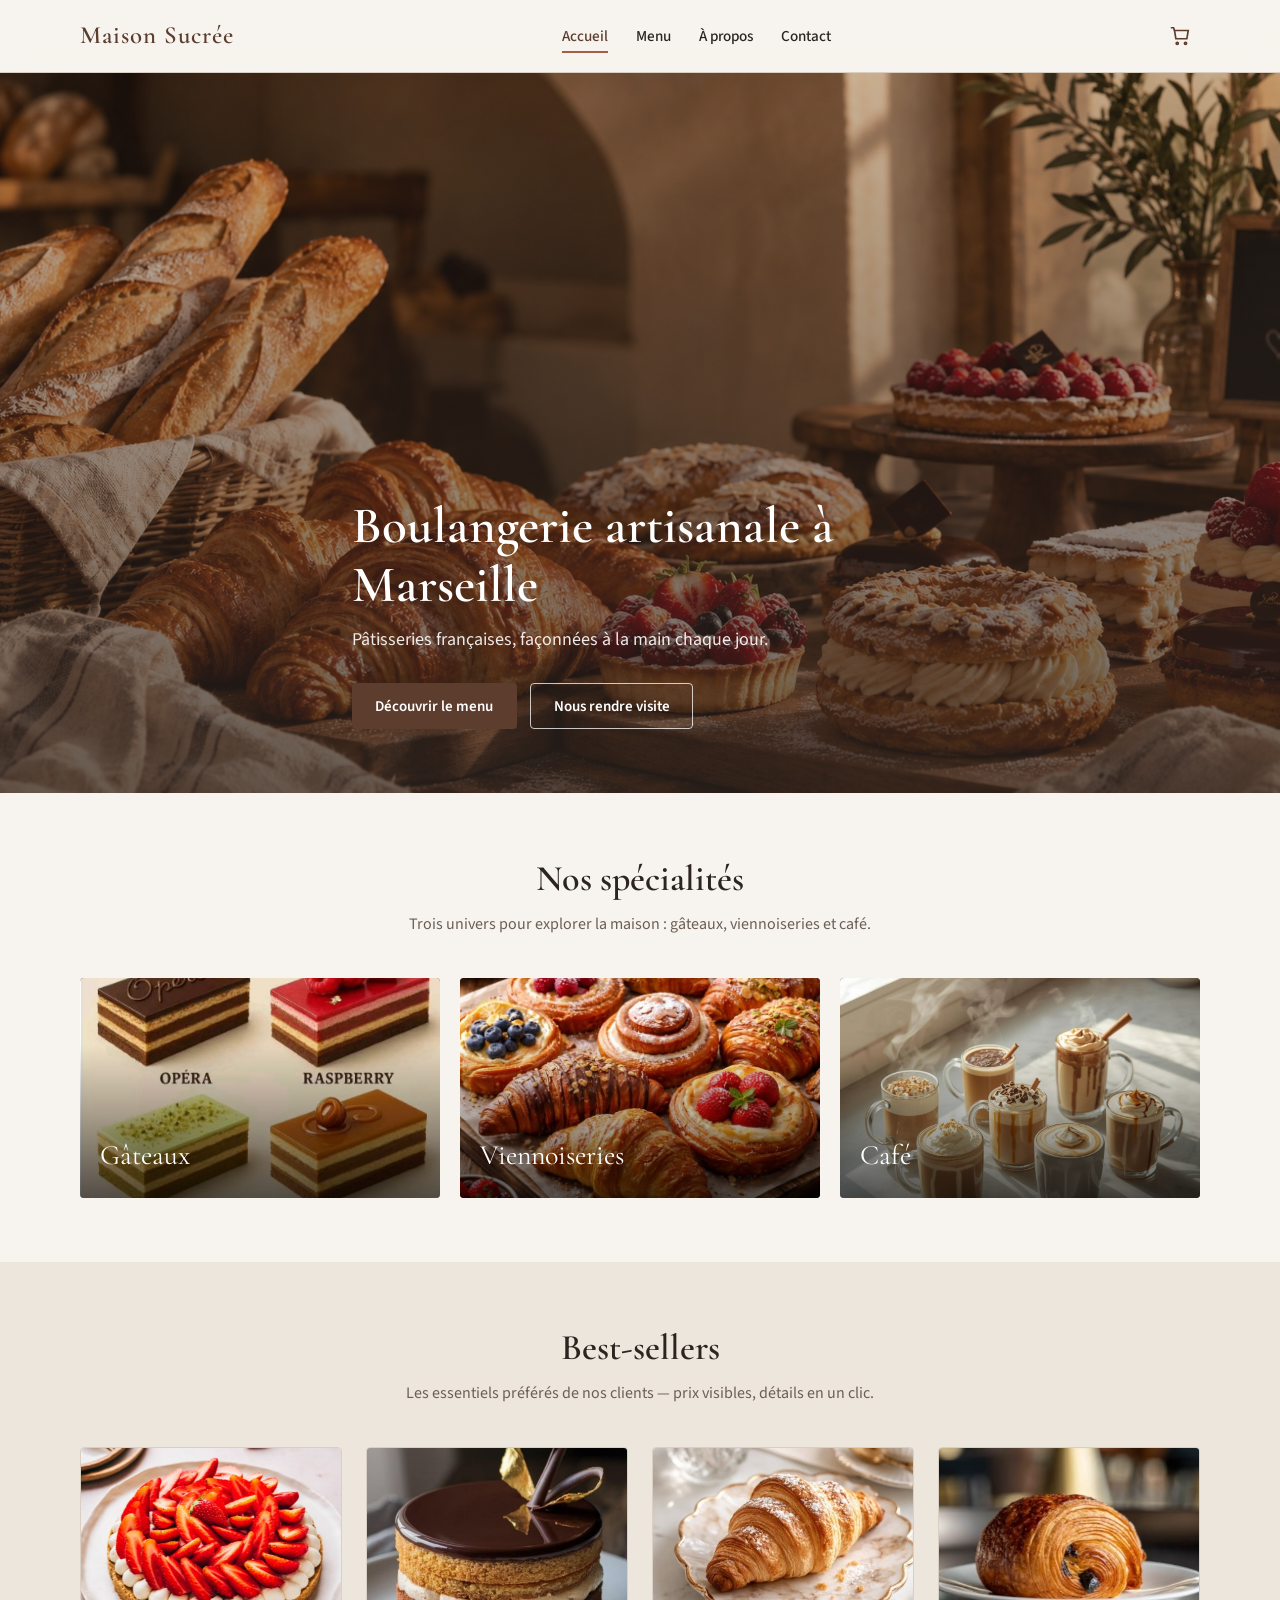
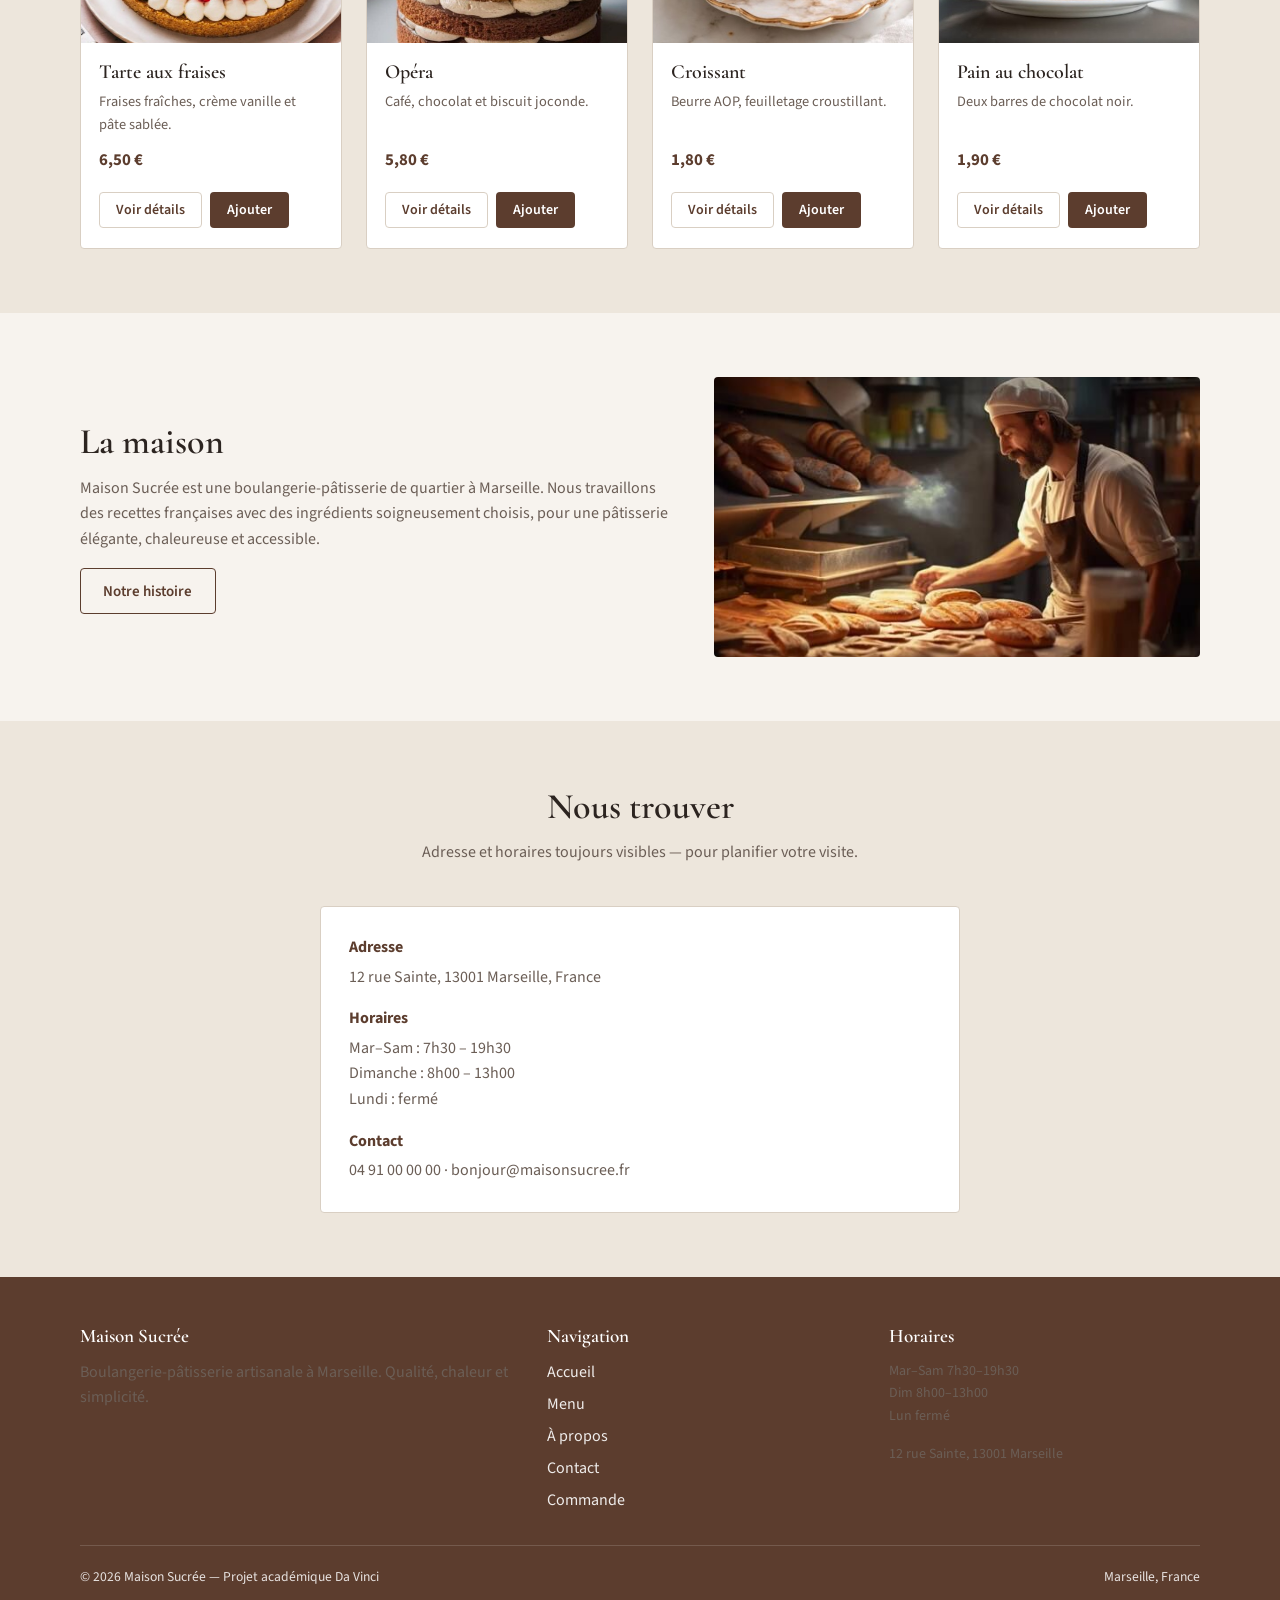
<file: index.html>
<!DOCTYPE html>
<html lang="fr">
<head>
  <meta charset="UTF-8">
  <meta name="viewport" content="width=device-width, initial-scale=1.0">
  <meta name="description" content="Maison Sucrée — boulangerie-pâtisserie artisanale à Marseille. Pâtisseries, pains et café faits maison.">
  <title>Maison Sucrée — Boulangerie artisanale à Marseille</title>
  <link rel="preconnect" href="https://fonts.googleapis.com">
  <link rel="preconnect" href="https://fonts.gstatic.com" crossorigin>
  <link href="https://fonts.googleapis.com/css2?family=Cormorant+Garamond:wght@500;600;700&family=Source+Sans+3:wght@400;500;600;700&display=swap" rel="stylesheet">
  <link rel="stylesheet" href="css/style.css">
</head>
<body>
  <header class="site-header">
    <div class="container site-header__inner">
      <a class="logo" href="index.html">Maison Sucrée</a>
      <nav class="nav" id="main-nav" aria-label="Navigation principale">
        <a class="nav__link" href="index.html">Accueil</a>
        <a class="nav__link" href="menu.html">Menu</a>
        <a class="nav__link" href="about.html">À propos</a>
        <a class="nav__link" href="contact.html">Contact</a>
      </nav>
      <div class="header-actions">
        <a class="cart-link" href="cart.html" aria-label="Voir la commande">
          <svg width="22" height="22" viewBox="0 0 24 24" fill="none" stroke="currentColor" stroke-width="1.8" aria-hidden="true">
            <path d="M6 6h15l-1.5 9h-12z"/><path d="M6 6L5 3H2"/><circle cx="9" cy="20" r="1.2"/><circle cx="18" cy="20" r="1.2"/>
          </svg>
          <span class="cart-badge" data-count="0"></span>
        </a>
        <button class="menu-toggle" type="button" aria-expanded="false" aria-controls="main-nav" aria-label="Ouvrir le menu">
          <svg width="20" height="20" viewBox="0 0 24 24" fill="none" stroke="currentColor" stroke-width="2" aria-hidden="true">
            <path d="M4 7h16M4 12h16M4 17h16"/>
          </svg>
        </button>
      </div>
    </div>
  </header>

  <main>
    <section class="hero" aria-label="Présentation">
      <div class="hero__media" role="img" aria-label="Vitrine de pâtisseries artisanales"></div>
      <div class="container hero__content">
        <h1>Boulangerie artisanale à Marseille</h1>
        <p>Pâtisseries françaises, façonnées à la main chaque jour.</p>
        <div class="hero__actions">
          <a class="btn btn--primary" href="menu.html">Découvrir le menu</a>
          <a class="btn btn--secondary" href="contact.html">Nous rendre visite</a>
        </div>
      </div>
    </section>

    <section class="section">
      <div class="container">
        <div class="section__header">
          <h2>Nos spécialités</h2>
          <p>Trois univers pour explorer la maison : gâteaux, viennoiseries et café.</p>
        </div>
        <div class="specialty-grid">
          <a class="specialty-card" href="menu.html?filter=cakes">
            <div class="specialty-card__bg" style="background-image:url('assets/images2/Gateau.jpg')"></div>
            <span>Gâteaux</span>
          </a>
          <a class="specialty-card" href="menu.html?filter=pastries">
            <div class="specialty-card__bg" style="background-image:url('assets/images2/Viennoiserie.jpg')"></div>
            <span>Viennoiseries</span>
          </a>
          <a class="specialty-card" href="menu.html?filter=drinks">
            <div class="specialty-card__bg" style="background-image:url('assets/images2/Cafe.jpg')"></div>
            <span>Café</span>
          </a>
        </div>
      </div>
    </section>

    <section class="section section--alt">
      <div class="container">
        <div class="section__header">
          <h2>Best-sellers</h2>
          <p>Les essentiels préférés de nos clients — prix visibles, détails en un clic.</p>
        </div>
        <div class="product-grid" id="featured-grid"></div>
      </div>
    </section>

    <section class="section">
      <div class="container split">
        <div>
          <h2>La maison</h2>
          <p>
            Maison Sucrée est une boulangerie-pâtisserie de quartier à Marseille.
            Nous travaillons des recettes françaises avec des ingrédients soigneusement choisis,
            pour une pâtisserie élégante, chaleureuse et accessible.
          </p>
          <a class="btn btn--secondary" href="about.html">Notre histoire</a>
        </div>
        <div class="split__media" role="img" aria-label="Atelier de la boulangerie"></div>
      </div>
    </section>

    <section class="section section--alt">
      <div class="container">
        <div class="section__header">
          <h2>Nous trouver</h2>
          <p>Adresse et horaires toujours visibles — pour planifier votre visite.</p>
        </div>
        <div class="location-box" style="max-width:40rem;margin-inline:auto;">
          <dl>
            <dt>Adresse</dt>
            <dd>12 rue Sainte, 13001 Marseille, France</dd>
            <dt>Horaires</dt>
            <dd>Mar–Sam : 7h30 – 19h30<br>Dimanche : 8h00 – 13h00<br>Lundi : fermé</dd>
            <dt>Contact</dt>
            <dd>04 91 00 00 00 · bonjour@maisonsucree.fr</dd>
          </dl>
        </div>
      </div>
    </section>
  </main>

  <footer class="site-footer">
    <div class="container footer-grid">
      <div>
        <h3>Maison Sucrée</h3>
        <p>Boulangerie-pâtisserie artisanale à Marseille. Qualité, chaleur et simplicité.</p>
      </div>
      <div>
        <h3>Navigation</h3>
        <div class="footer-nav">
          <a href="index.html">Accueil</a>
          <a href="menu.html">Menu</a>
          <a href="about.html">À propos</a>
          <a href="contact.html">Contact</a>
          <a href="cart.html">Commande</a>
        </div>
      </div>
      <div>
        <h3>Horaires</h3>
        <p class="small">Mar–Sam 7h30–19h30<br>Dim 8h00–13h00<br>Lun fermé</p>
        <p class="small">12 rue Sainte, 13001 Marseille</p>
      </div>
    </div>
    <div class="container footer-bottom">
      <span>© 2026 Maison Sucrée — Projet académique Da Vinci</span>
      <span>Marseille, France</span>
    </div>
  </footer>

  <script src="js/products.js"></script>
  <script src="js/cart.js"></script>
  <script src="js/menu.js"></script>
  <script src="js/main.js"></script>
</body>
</html>
</file>
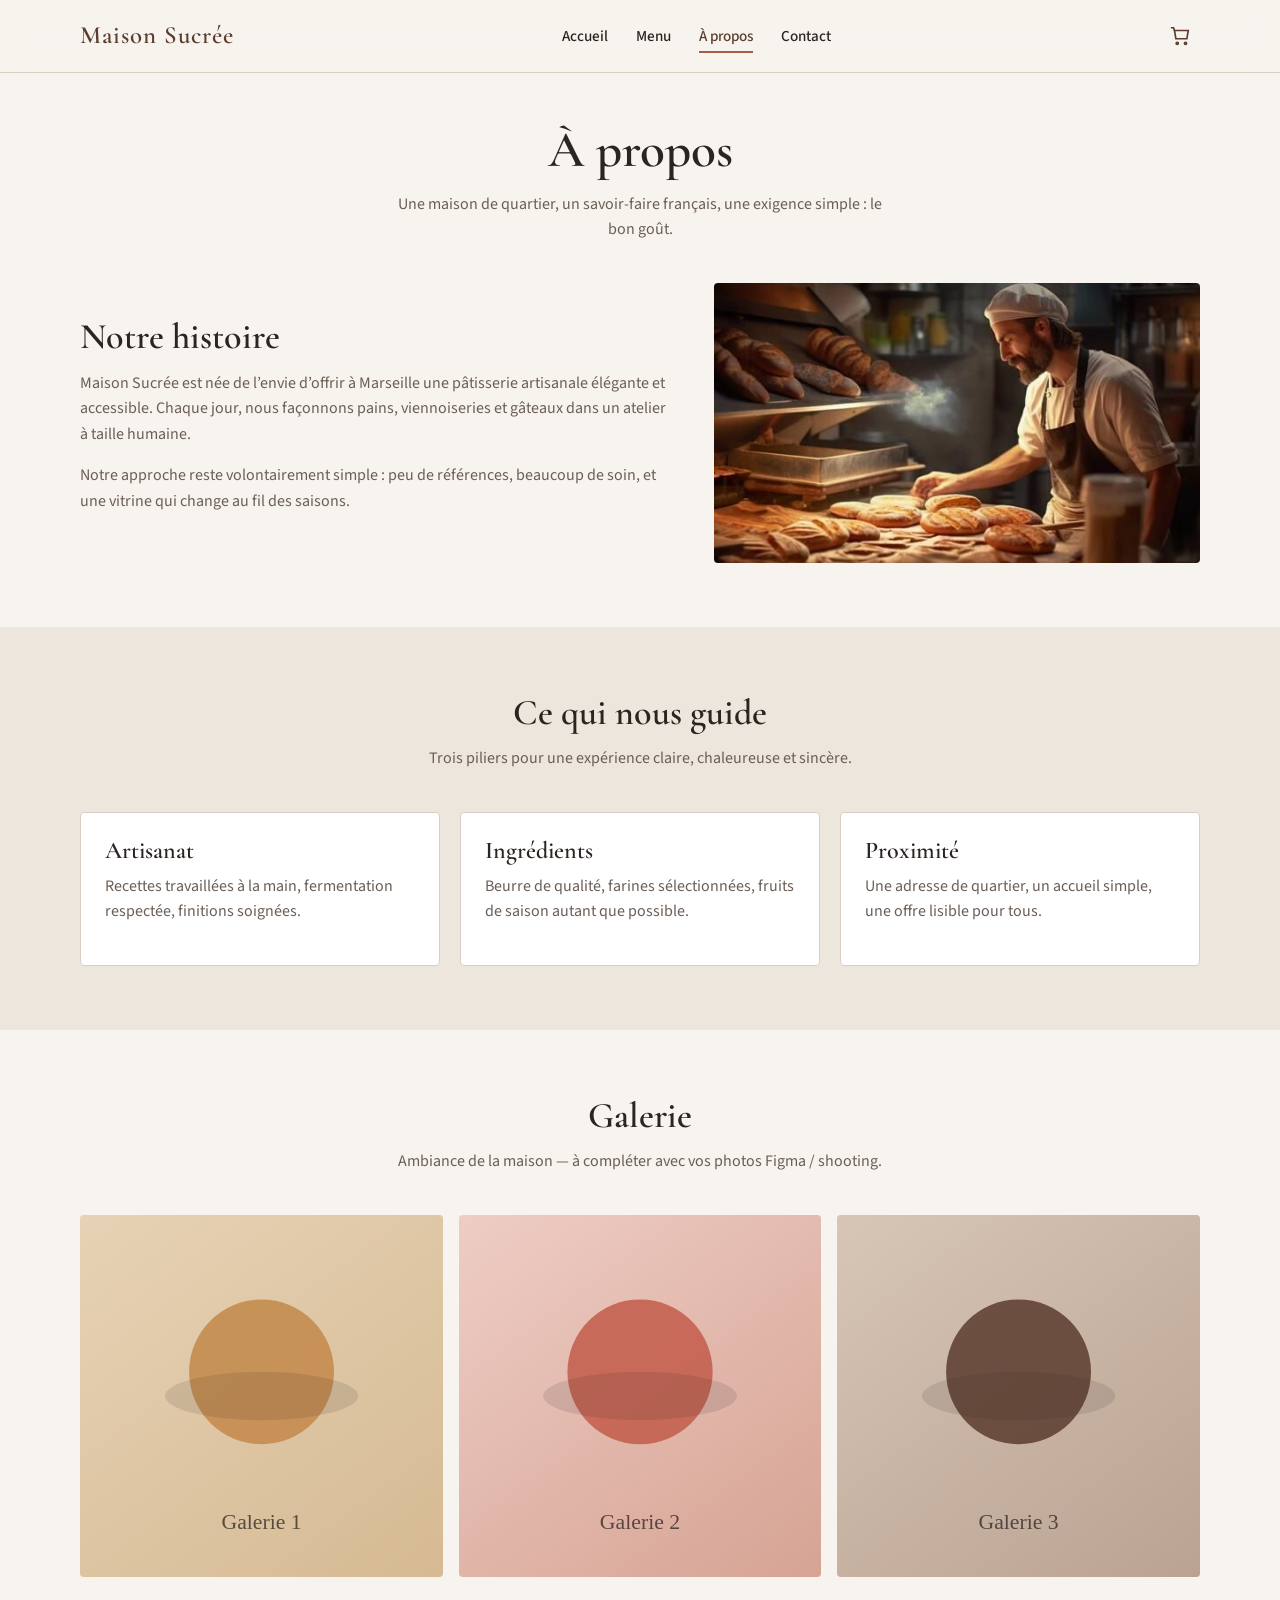
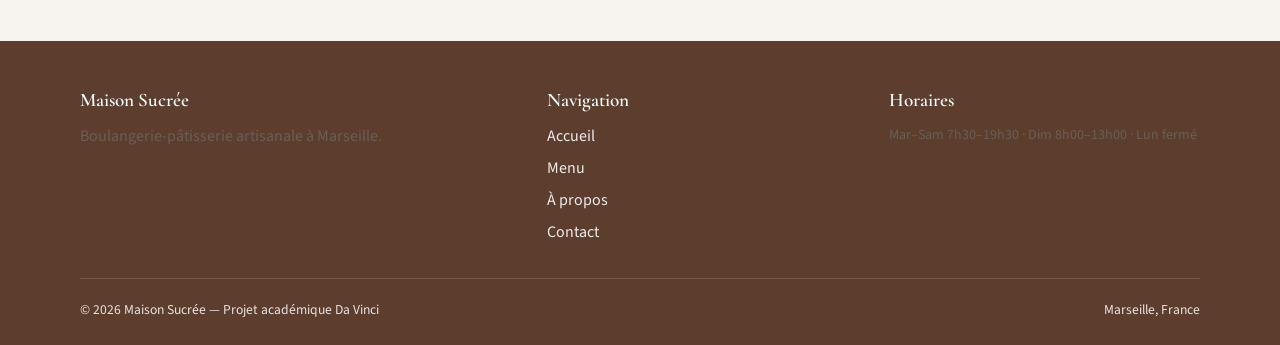
<file: about.html>
<!DOCTYPE html>
<html lang="fr">
<head>
  <meta charset="UTF-8">
  <meta name="viewport" content="width=device-width, initial-scale=1.0">
  <meta name="description" content="À propos de Maison Sucrée — artisanat et valeurs.">
  <title>À propos — Maison Sucrée</title>
  <link rel="preconnect" href="https://fonts.googleapis.com">
  <link rel="preconnect" href="https://fonts.gstatic.com" crossorigin>
  <link href="https://fonts.googleapis.com/css2?family=Cormorant+Garamond:wght@500;600;700&family=Source+Sans+3:wght@400;500;600;700&display=swap" rel="stylesheet">
  <link rel="stylesheet" href="css/style.css">
</head>
<body>
  <header class="site-header">
    <div class="container site-header__inner">
      <a class="logo" href="index.html">Maison Sucrée</a>
      <nav class="nav" id="main-nav" aria-label="Navigation principale">
        <a class="nav__link" href="index.html">Accueil</a>
        <a class="nav__link" href="menu.html">Menu</a>
        <a class="nav__link" href="about.html">À propos</a>
        <a class="nav__link" href="contact.html">Contact</a>
      </nav>
      <div class="header-actions">
        <a class="cart-link" href="cart.html" aria-label="Voir la commande">
          <svg width="22" height="22" viewBox="0 0 24 24" fill="none" stroke="currentColor" stroke-width="1.8" aria-hidden="true">
            <path d="M6 6h15l-1.5 9h-12z"/><path d="M6 6L5 3H2"/><circle cx="9" cy="20" r="1.2"/><circle cx="18" cy="20" r="1.2"/>
          </svg>
          <span class="cart-badge" data-count="0"></span>
        </a>
        <button class="menu-toggle" type="button" aria-expanded="false" aria-controls="main-nav" aria-label="Ouvrir le menu">
          <svg width="20" height="20" viewBox="0 0 24 24" fill="none" stroke="currentColor" stroke-width="2" aria-hidden="true">
            <path d="M4 7h16M4 12h16M4 17h16"/>
          </svg>
        </button>
      </div>
    </div>
  </header>

  <main>
    <div class="container page-hero">
      <h1>À propos</h1>
      <p>Une maison de quartier, un savoir-faire français, une exigence simple : le bon goût.</p>
    </div>

    <section class="section" style="padding-top:0;">
      <div class="container split">
        <div>
          <h2>Notre histoire</h2>
          <p>
            Maison Sucrée est née de l’envie d’offrir à Marseille une pâtisserie artisanale
            élégante et accessible. Chaque jour, nous façonnons pains, viennoiseries et gâteaux
            dans un atelier à taille humaine.
          </p>
          <p>
            Notre approche reste volontairement simple : peu de références, beaucoup de soin,
            et une vitrine qui change au fil des saisons.
          </p>
        </div>
        <div class="split__media" role="img" aria-label="Préparation artisanale"></div>
      </div>
    </section>

    <section class="section section--alt">
      <div class="container">
        <div class="section__header">
          <h2>Ce qui nous guide</h2>
          <p>Trois piliers pour une expérience claire, chaleureuse et sincère.</p>
        </div>
        <div class="values-grid">
          <article class="value-card">
            <h3>Artisanat</h3>
            <p>Recettes travaillées à la main, fermentation respectée, finitions soignées.</p>
          </article>
          <article class="value-card">
            <h3>Ingrédients</h3>
            <p>Beurre de qualité, farines sélectionnées, fruits de saison autant que possible.</p>
          </article>
          <article class="value-card">
            <h3>Proximité</h3>
            <p>Une adresse de quartier, un accueil simple, une offre lisible pour tous.</p>
          </article>
        </div>
      </div>
    </section>

    <section class="section">
      <div class="container">
        <div class="section__header">
          <h2>Galerie</h2>
          <p>Ambiance de la maison — à compléter avec vos photos Figma / shooting.</p>
        </div>
        <div class="gallery">
          <div class="gallery__item">
            <img src="assets/images/gallery-1.svg" alt="Viennoiseries dorées sur plaque">
          </div>
          <div class="gallery__item">
            <img src="assets/images/gallery-2.svg" alt="Détail d’une tarte aux fruits">
          </div>
          <div class="gallery__item">
            <img src="assets/images/gallery-3.svg" alt="Comptoir de la boulangerie">
          </div>
        </div>
      </div>
    </section>
  </main>

  <footer class="site-footer">
    <div class="container footer-grid">
      <div>
        <h3>Maison Sucrée</h3>
        <p>Boulangerie-pâtisserie artisanale à Marseille.</p>
      </div>
      <div>
        <h3>Navigation</h3>
        <div class="footer-nav">
          <a href="index.html">Accueil</a>
          <a href="menu.html">Menu</a>
          <a href="about.html">À propos</a>
          <a href="contact.html">Contact</a>
        </div>
      </div>
      <div>
        <h3>Horaires</h3>
        <p class="small">Mar–Sam 7h30–19h30 · Dim 8h00–13h00 · Lun fermé</p>
      </div>
    </div>
    <div class="container footer-bottom">
      <span>© 2026 Maison Sucrée — Projet académique Da Vinci</span>
      <span>Marseille, France</span>
    </div>
  </footer>

  <script src="js/products.js"></script>
  <script src="js/cart.js"></script>
  <script src="js/menu.js"></script>
  <script src="js/main.js"></script>
</body>
</html>
</file>
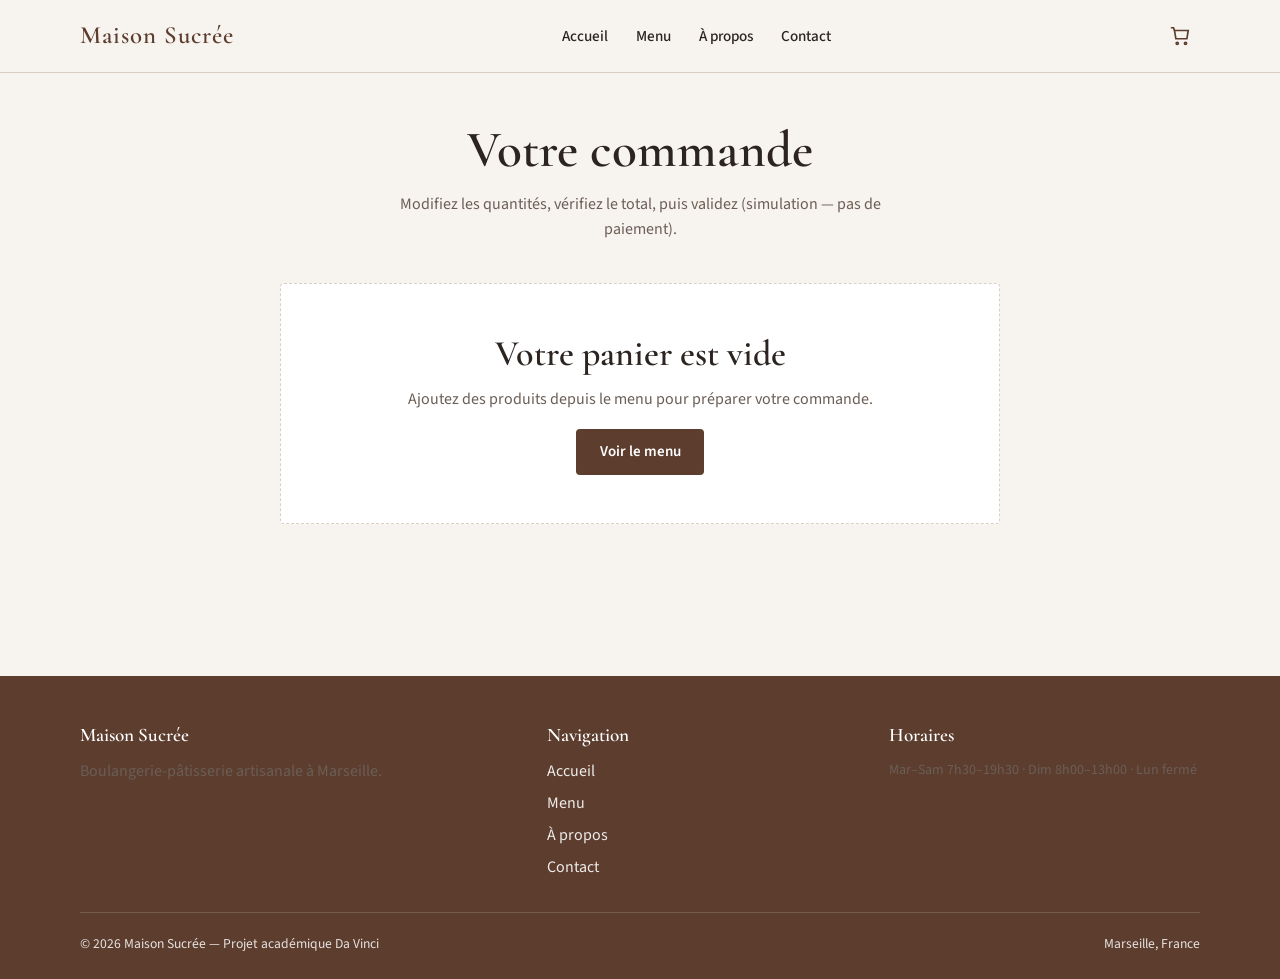
<file: cart.html>
<!DOCTYPE html>
<html lang="fr">
<head>
  <meta charset="UTF-8">
  <meta name="viewport" content="width=device-width, initial-scale=1.0">
  <meta name="description" content="Votre commande — Maison Sucrée.">
  <title>Commande — Maison Sucrée</title>
  <link rel="preconnect" href="https://fonts.googleapis.com">
  <link rel="preconnect" href="https://fonts.gstatic.com" crossorigin>
  <link href="https://fonts.googleapis.com/css2?family=Cormorant+Garamond:wght@500;600;700&family=Source+Sans+3:wght@400;500;600;700&display=swap" rel="stylesheet">
  <link rel="stylesheet" href="css/style.css">
</head>
<body>
  <header class="site-header">
    <div class="container site-header__inner">
      <a class="logo" href="index.html">Maison Sucrée</a>
      <nav class="nav" id="main-nav" aria-label="Navigation principale">
        <a class="nav__link" href="index.html">Accueil</a>
        <a class="nav__link" href="menu.html">Menu</a>
        <a class="nav__link" href="about.html">À propos</a>
        <a class="nav__link" href="contact.html">Contact</a>
      </nav>
      <div class="header-actions">
        <a class="cart-link" href="cart.html" aria-label="Voir la commande">
          <svg width="22" height="22" viewBox="0 0 24 24" fill="none" stroke="currentColor" stroke-width="1.8" aria-hidden="true">
            <path d="M6 6h15l-1.5 9h-12z"/><path d="M6 6L5 3H2"/><circle cx="9" cy="20" r="1.2"/><circle cx="18" cy="20" r="1.2"/>
          </svg>
          <span class="cart-badge" data-count="0"></span>
        </a>
        <button class="menu-toggle" type="button" aria-expanded="false" aria-controls="main-nav" aria-label="Ouvrir le menu">
          <svg width="20" height="20" viewBox="0 0 24 24" fill="none" stroke="currentColor" stroke-width="2" aria-hidden="true">
            <path d="M4 7h16M4 12h16M4 17h16"/>
          </svg>
        </button>
      </div>
    </div>
  </header>

  <main>
    <div class="container page-hero">
      <h1>Votre commande</h1>
      <p>Modifiez les quantités, vérifiez le total, puis validez (simulation — pas de paiement).</p>
    </div>

    <section class="section" style="padding-top:0;">
      <div class="container cart-layout">
        <div id="order-success" class="order-success" tabindex="-1">
          Merci ! Votre commande a été enregistrée (démonstration).
          Vous pourrez la retirer en boutique.
        </div>

        <div id="cart-empty" class="cart-empty" hidden>
          <h2>Votre panier est vide</h2>
          <p>Ajoutez des produits depuis le menu pour préparer votre commande.</p>
          <a class="btn btn--primary" href="menu.html">Voir le menu</a>
        </div>

        <div id="cart-list" aria-live="polite"></div>

        <div id="cart-summary" class="cart-summary" hidden>
          <div class="cart-summary__row">
            <span>Total</span>
            <span id="cart-total">0,00 €</span>
          </div>
          <div class="cart-summary__actions">
            <a class="btn btn--secondary" href="menu.html">Continuer vos achats</a>
            <button type="button" class="btn btn--primary" id="place-order">Passer la commande</button>
          </div>
        </div>
      </div>
    </section>
  </main>

  <footer class="site-footer">
    <div class="container footer-grid">
      <div>
        <h3>Maison Sucrée</h3>
        <p>Boulangerie-pâtisserie artisanale à Marseille.</p>
      </div>
      <div>
        <h3>Navigation</h3>
        <div class="footer-nav">
          <a href="index.html">Accueil</a>
          <a href="menu.html">Menu</a>
          <a href="about.html">À propos</a>
          <a href="contact.html">Contact</a>
        </div>
      </div>
      <div>
        <h3>Horaires</h3>
        <p class="small">Mar–Sam 7h30–19h30 · Dim 8h00–13h00 · Lun fermé</p>
      </div>
    </div>
    <div class="container footer-bottom">
      <span>© 2026 Maison Sucrée — Projet académique Da Vinci</span>
      <span>Marseille, France</span>
    </div>
  </footer>

  <script src="js/products.js"></script>
  <script src="js/cart.js"></script>
  <script src="js/menu.js"></script>
  <script src="js/main.js"></script>
</body>
</html>
</file>
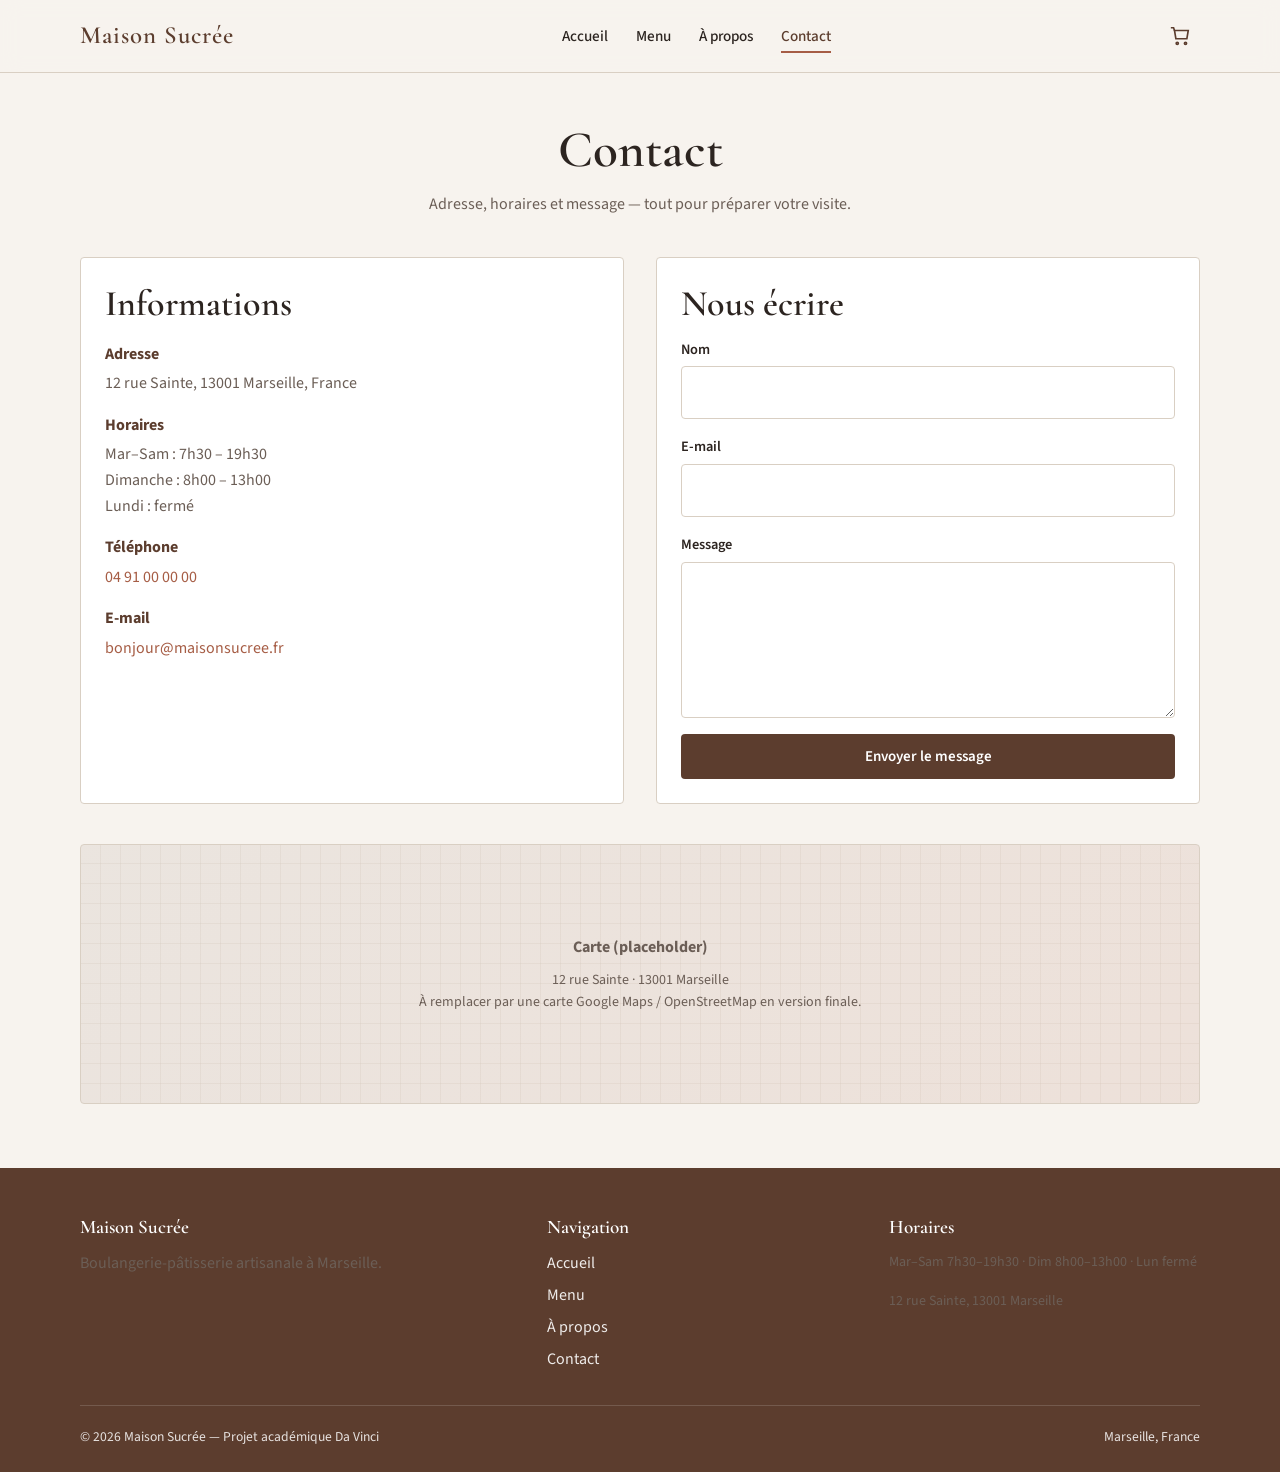
<file: contact.html>
<!DOCTYPE html>
<html lang="fr">
<head>
  <meta charset="UTF-8">
  <meta name="viewport" content="width=device-width, initial-scale=1.0">
  <meta name="description" content="Contact Maison Sucrée — adresse, horaires et formulaire.">
  <title>Contact — Maison Sucrée</title>
  <link rel="preconnect" href="https://fonts.googleapis.com">
  <link rel="preconnect" href="https://fonts.gstatic.com" crossorigin>
  <link href="https://fonts.googleapis.com/css2?family=Cormorant+Garamond:wght@500;600;700&family=Source+Sans+3:wght@400;500;600;700&display=swap" rel="stylesheet">
  <link rel="stylesheet" href="css/style.css">
</head>
<body>
  <header class="site-header">
    <div class="container site-header__inner">
      <a class="logo" href="index.html">Maison Sucrée</a>
      <nav class="nav" id="main-nav" aria-label="Navigation principale">
        <a class="nav__link" href="index.html">Accueil</a>
        <a class="nav__link" href="menu.html">Menu</a>
        <a class="nav__link" href="about.html">À propos</a>
        <a class="nav__link" href="contact.html">Contact</a>
      </nav>
      <div class="header-actions">
        <a class="cart-link" href="cart.html" aria-label="Voir la commande">
          <svg width="22" height="22" viewBox="0 0 24 24" fill="none" stroke="currentColor" stroke-width="1.8" aria-hidden="true">
            <path d="M6 6h15l-1.5 9h-12z"/><path d="M6 6L5 3H2"/><circle cx="9" cy="20" r="1.2"/><circle cx="18" cy="20" r="1.2"/>
          </svg>
          <span class="cart-badge" data-count="0"></span>
        </a>
        <button class="menu-toggle" type="button" aria-expanded="false" aria-controls="main-nav" aria-label="Ouvrir le menu">
          <svg width="20" height="20" viewBox="0 0 24 24" fill="none" stroke="currentColor" stroke-width="2" aria-hidden="true">
            <path d="M4 7h16M4 12h16M4 17h16"/>
          </svg>
        </button>
      </div>
    </div>
  </header>

  <main>
    <div class="container page-hero">
      <h1>Contact</h1>
      <p>Adresse, horaires et message — tout pour préparer votre visite.</p>
    </div>

    <section class="section" style="padding-top:0;">
      <div class="container">
        <div class="contact-grid">
          <div class="contact-card">
            <h2>Informations</h2>
            <dl class="location-box" style="border:none;padding:0;background:transparent;">
              <dt>Adresse</dt>
              <dd>12 rue Sainte, 13001 Marseille, France</dd>
              <dt>Horaires</dt>
              <dd>Mar–Sam : 7h30 – 19h30<br>Dimanche : 8h00 – 13h00<br>Lundi : fermé</dd>
              <dt>Téléphone</dt>
              <dd><a href="tel:+33491000000">04 91 00 00 00</a></dd>
              <dt>E-mail</dt>
              <dd><a href="mailto:bonjour@maisonsucree.fr">bonjour@maisonsucree.fr</a></dd>
            </dl>
          </div>

          <div class="contact-card">
            <h2>Nous écrire</h2>
            <div id="form-success" class="form-success" role="status">
              Merci ! Votre message a bien été enregistré (simulation).
            </div>
            <form class="form" id="contact-form" novalidate>
              <div class="form-group">
                <label for="name">Nom</label>
                <input type="text" id="name" name="name" autocomplete="name" required>
                <span class="form-error">Indiquez votre nom (2 caractères minimum).</span>
              </div>
              <div class="form-group">
                <label for="email">E-mail</label>
                <input type="email" id="email" name="email" autocomplete="email" required>
                <span class="form-error">Indiquez une adresse e-mail valide.</span>
              </div>
              <div class="form-group">
                <label for="message">Message</label>
                <textarea id="message" name="message" rows="5" required></textarea>
                <span class="form-error">Votre message doit contenir au moins 10 caractères.</span>
              </div>
              <button type="submit" class="btn btn--primary">Envoyer le message</button>
            </form>
          </div>
        </div>

        <div class="map-placeholder" role="img" aria-label="Emplacement approximatif à Marseille">
          <div>
            <strong>Carte (placeholder)</strong>
            <p class="small" style="margin:0.5rem 0 0;">12 rue Sainte · 13001 Marseille<br>À remplacer par une carte Google Maps / OpenStreetMap en version finale.</p>
          </div>
        </div>
      </div>
    </section>
  </main>

  <footer class="site-footer">
    <div class="container footer-grid">
      <div>
        <h3>Maison Sucrée</h3>
        <p>Boulangerie-pâtisserie artisanale à Marseille.</p>
      </div>
      <div>
        <h3>Navigation</h3>
        <div class="footer-nav">
          <a href="index.html">Accueil</a>
          <a href="menu.html">Menu</a>
          <a href="about.html">À propos</a>
          <a href="contact.html">Contact</a>
        </div>
      </div>
      <div>
        <h3>Horaires</h3>
        <p class="small">Mar–Sam 7h30–19h30 · Dim 8h00–13h00 · Lun fermé</p>
        <p class="small">12 rue Sainte, 13001 Marseille</p>
      </div>
    </div>
    <div class="container footer-bottom">
      <span>© 2026 Maison Sucrée — Projet académique Da Vinci</span>
      <span>Marseille, France</span>
    </div>
  </footer>

  <script src="js/products.js"></script>
  <script src="js/cart.js"></script>
  <script src="js/menu.js"></script>
  <script src="js/main.js"></script>
</body>
</html>
</file>
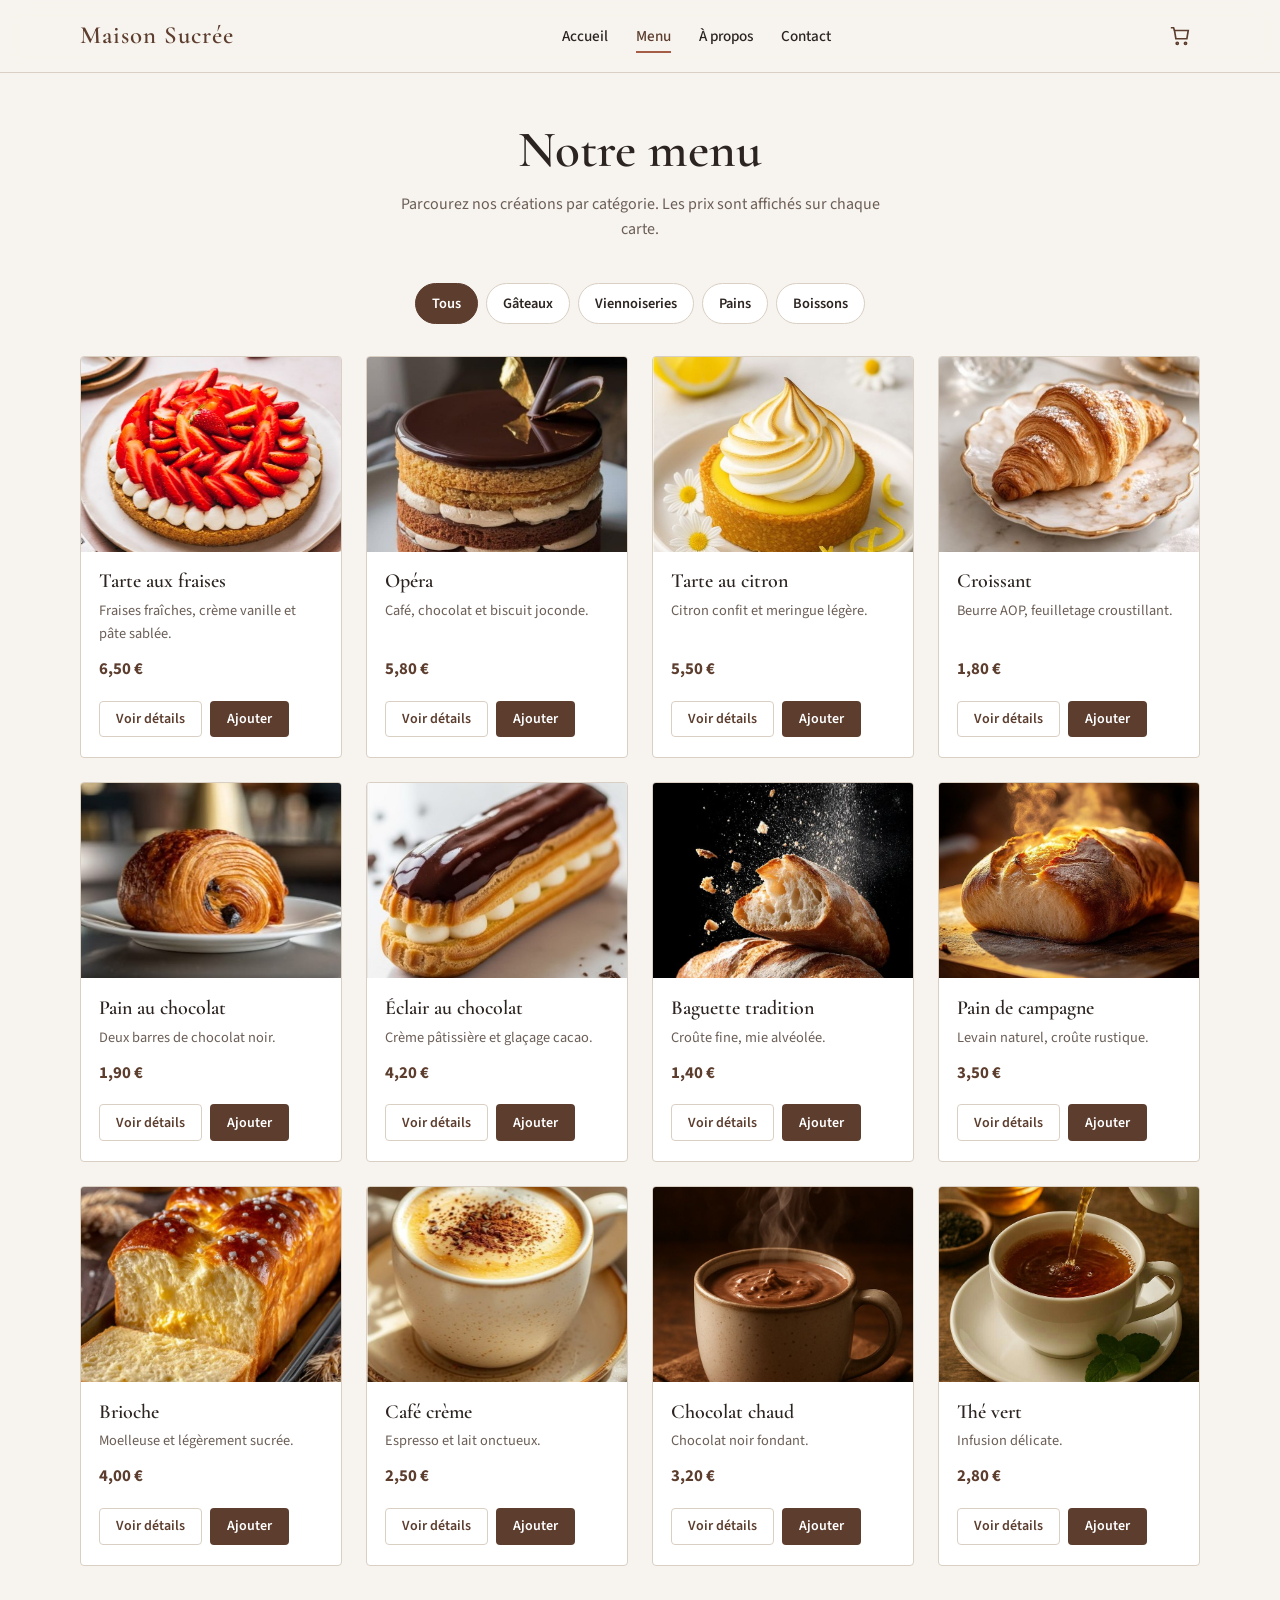
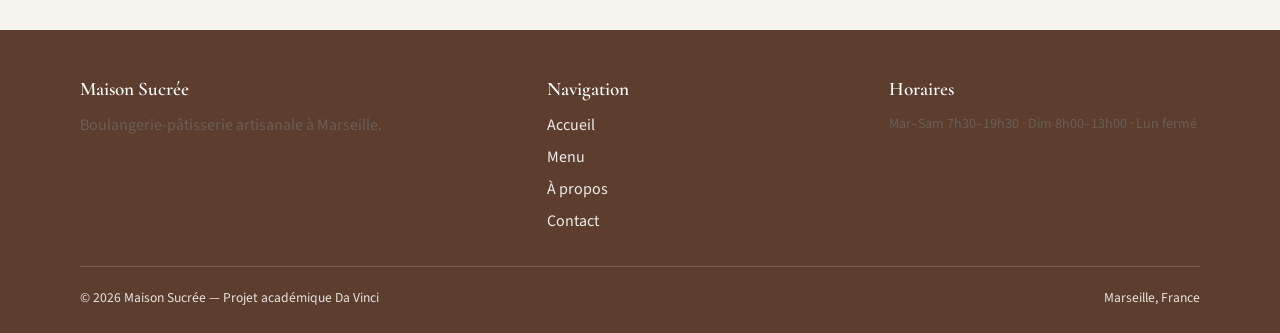
<file: menu.html>
<!DOCTYPE html>
<html lang="fr">
<head>
  <meta charset="UTF-8">
  <meta name="viewport" content="width=device-width, initial-scale=1.0">
  <meta name="description" content="Menu Maison Sucrée — gâteaux, viennoiseries, pains et boissons.">
  <title>Menu — Maison Sucrée</title>
  <link rel="preconnect" href="https://fonts.googleapis.com">
  <link rel="preconnect" href="https://fonts.gstatic.com" crossorigin>
  <link href="https://fonts.googleapis.com/css2?family=Cormorant+Garamond:wght@500;600;700&family=Source+Sans+3:wght@400;500;600;700&display=swap" rel="stylesheet">
  <link rel="stylesheet" href="css/style.css">
</head>
<body>
  <header class="site-header">
    <div class="container site-header__inner">
      <a class="logo" href="index.html">Maison Sucrée</a>
      <nav class="nav" id="main-nav" aria-label="Navigation principale">
        <a class="nav__link" href="index.html">Accueil</a>
        <a class="nav__link" href="menu.html">Menu</a>
        <a class="nav__link" href="about.html">À propos</a>
        <a class="nav__link" href="contact.html">Contact</a>
      </nav>
      <div class="header-actions">
        <a class="cart-link" href="cart.html" aria-label="Voir la commande">
          <svg width="22" height="22" viewBox="0 0 24 24" fill="none" stroke="currentColor" stroke-width="1.8" aria-hidden="true">
            <path d="M6 6h15l-1.5 9h-12z"/><path d="M6 6L5 3H2"/><circle cx="9" cy="20" r="1.2"/><circle cx="18" cy="20" r="1.2"/>
          </svg>
          <span class="cart-badge" data-count="0"></span>
        </a>
        <button class="menu-toggle" type="button" aria-expanded="false" aria-controls="main-nav" aria-label="Ouvrir le menu">
          <svg width="20" height="20" viewBox="0 0 24 24" fill="none" stroke="currentColor" stroke-width="2" aria-hidden="true">
            <path d="M4 7h16M4 12h16M4 17h16"/>
          </svg>
        </button>
      </div>
    </div>
  </header>

  <main>
    <div class="container page-hero">
      <h1>Notre menu</h1>
      <p>Parcourez nos créations par catégorie. Les prix sont affichés sur chaque carte.</p>
    </div>

    <section class="section" style="padding-top:0;">
      <div class="container">
        <div class="filters" role="group" aria-label="Filtrer par catégorie">
          <button type="button" class="filter-btn is-active" data-filter="all" aria-pressed="true">Tous</button>
          <button type="button" class="filter-btn" data-filter="cakes" aria-pressed="false">Gâteaux</button>
          <button type="button" class="filter-btn" data-filter="pastries" aria-pressed="false">Viennoiseries</button>
          <button type="button" class="filter-btn" data-filter="bread" aria-pressed="false">Pains</button>
          <button type="button" class="filter-btn" data-filter="drinks" aria-pressed="false">Boissons</button>
        </div>
        <div class="product-grid" id="menu-grid"></div>
      </div>
    </section>
  </main>

  <footer class="site-footer">
    <div class="container footer-grid">
      <div>
        <h3>Maison Sucrée</h3>
        <p>Boulangerie-pâtisserie artisanale à Marseille.</p>
      </div>
      <div>
        <h3>Navigation</h3>
        <div class="footer-nav">
          <a href="index.html">Accueil</a>
          <a href="menu.html">Menu</a>
          <a href="about.html">À propos</a>
          <a href="contact.html">Contact</a>
        </div>
      </div>
      <div>
        <h3>Horaires</h3>
        <p class="small">Mar–Sam 7h30–19h30 · Dim 8h00–13h00 · Lun fermé</p>
      </div>
    </div>
    <div class="container footer-bottom">
      <span>© 2026 Maison Sucrée — Projet académique Da Vinci</span>
      <span>Marseille, France</span>
    </div>
  </footer>

  <script src="js/products.js"></script>
  <script src="js/cart.js"></script>
  <script src="js/menu.js"></script>
  <script src="js/main.js"></script>
  <script>
    /* Applique ?filter=… depuis l’accueil (spécialités) */
    document.addEventListener("DOMContentLoaded", function () {
      var params = new URLSearchParams(window.location.search);
      var filter = params.get("filter");
      if (!filter) return;
      var btn = document.querySelector('.filter-btn[data-filter="' + filter + '"]');
      if (btn) btn.click();
    });
  </script>
</body>
</html>
</file>
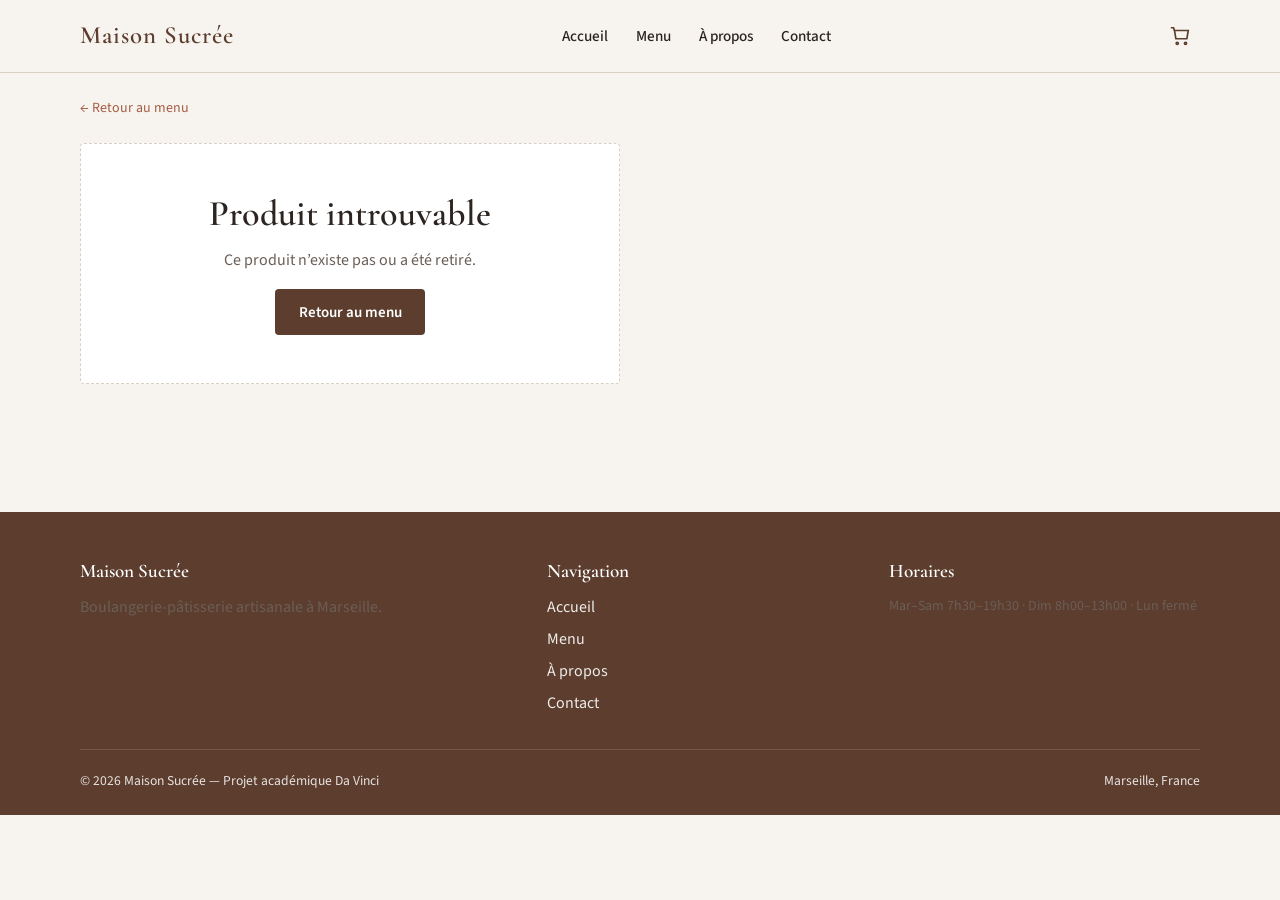
<file: product.html>
<!DOCTYPE html>
<html lang="fr">
<head>
  <meta charset="UTF-8">
  <meta name="viewport" content="width=device-width, initial-scale=1.0">
  <meta name="description" content="Détail produit — Maison Sucrée.">
  <title>Produit — Maison Sucrée</title>
  <link rel="preconnect" href="https://fonts.googleapis.com">
  <link rel="preconnect" href="https://fonts.gstatic.com" crossorigin>
  <link href="https://fonts.googleapis.com/css2?family=Cormorant+Garamond:wght@500;600;700&family=Source+Sans+3:wght@400;500;600;700&display=swap" rel="stylesheet">
  <link rel="stylesheet" href="css/style.css">
</head>
<body>
  <header class="site-header">
    <div class="container site-header__inner">
      <a class="logo" href="index.html">Maison Sucrée</a>
      <nav class="nav" id="main-nav" aria-label="Navigation principale">
        <a class="nav__link" href="index.html">Accueil</a>
        <a class="nav__link" href="menu.html">Menu</a>
        <a class="nav__link" href="about.html">À propos</a>
        <a class="nav__link" href="contact.html">Contact</a>
      </nav>
      <div class="header-actions">
        <a class="cart-link" href="cart.html" aria-label="Voir la commande">
          <svg width="22" height="22" viewBox="0 0 24 24" fill="none" stroke="currentColor" stroke-width="1.8" aria-hidden="true">
            <path d="M6 6h15l-1.5 9h-12z"/><path d="M6 6L5 3H2"/><circle cx="9" cy="20" r="1.2"/><circle cx="18" cy="20" r="1.2"/>
          </svg>
          <span class="cart-badge" data-count="0"></span>
        </a>
        <button class="menu-toggle" type="button" aria-expanded="false" aria-controls="main-nav" aria-label="Ouvrir le menu">
          <svg width="20" height="20" viewBox="0 0 24 24" fill="none" stroke="currentColor" stroke-width="2" aria-hidden="true">
            <path d="M4 7h16M4 12h16M4 17h16"/>
          </svg>
        </button>
      </div>
    </div>
  </header>

  <main>
    <div class="container" style="padding-top:1.5rem;">
      <p class="small"><a href="menu.html">← Retour au menu</a></p>
    </div>
    <section class="section" style="padding-top:0.5rem;">
      <div class="container product-detail" id="product-root"></div>
    </section>
  </main>

  <footer class="site-footer">
    <div class="container footer-grid">
      <div>
        <h3>Maison Sucrée</h3>
        <p>Boulangerie-pâtisserie artisanale à Marseille.</p>
      </div>
      <div>
        <h3>Navigation</h3>
        <div class="footer-nav">
          <a href="index.html">Accueil</a>
          <a href="menu.html">Menu</a>
          <a href="about.html">À propos</a>
          <a href="contact.html">Contact</a>
        </div>
      </div>
      <div>
        <h3>Horaires</h3>
        <p class="small">Mar–Sam 7h30–19h30 · Dim 8h00–13h00 · Lun fermé</p>
      </div>
    </div>
    <div class="container footer-bottom">
      <span>© 2026 Maison Sucrée — Projet académique Da Vinci</span>
      <span>Marseille, France</span>
    </div>
  </footer>

  <script src="js/products.js"></script>
  <script src="js/cart.js"></script>
  <script src="js/menu.js"></script>
  <script src="js/main.js"></script>
</body>
</html>
</file>
<file: css/style.css>
/* Maison Sucree — Global stylesheet
   Comments in French · class/id names in English */

:root {
  --color-bg: #f7f3ee;
  --color-bg-alt: #ede6dc;
  --color-surface: #ffffff;
  --color-text: #2c2420;
  --color-text-muted: #6b5e56;
  --color-primary: #5c3d2e;
  --color-accent: #a65d45;
  --color-border: #d9cfc3;
  --color-success: #3d6b4f;
  --color-error: #9b3b2e;
  --font-display: "Cormorant Garamond", Georgia, serif;
  --font-body: "Source Sans 3", "Segoe UI", sans-serif;
  --radius: 4px;
  --shadow: 0 8px 24px rgba(44, 36, 32, 0.08);
  --header-h: 4.5rem;
  --max-w: 1120px;
  --transition: 0.25s ease;
}

*,
*::before,
*::after {
  box-sizing: border-box;
}

html {
  scroll-behavior: smooth;
}

body {
  margin: 0;
  font-family: var(--font-body);
  font-size: 1rem;
  line-height: 1.6;
  color: var(--color-text);
  background: var(--color-bg);
  min-height: 100vh;
}

img {
  max-width: 100%;
  display: block;
  height: auto;
}

a {
  color: var(--color-accent);
  text-decoration: none;
  transition: color var(--transition);
}

a:hover {
  color: var(--color-primary);
}

h1,
h2,
h3,
h4 {
  font-family: var(--font-display);
  font-weight: 600;
  line-height: 1.2;
  margin: 0 0 0.75rem;
}

h1 {
  font-size: clamp(2.25rem, 4vw, 3.5rem);
  line-height: 1.15;
}

h2 {
  font-size: clamp(1.75rem, 3vw, 2.25rem);
}

h3 {
  font-size: 1.5rem;
}

p {
  margin: 0 0 1rem;
  color: var(--color-text-muted);
}

.small {
  font-size: 0.875rem;
}

/* ---------- Layout ---------- */

.container {
  width: min(100% - 2rem, var(--max-w));
  margin-inline: auto;
}

.section {
  padding: 4rem 0;
}

.section--alt {
  background: var(--color-bg-alt);
}

.section__header {
  text-align: center;
  max-width: 36rem;
  margin: 0 auto 2.5rem;
}

/* ---------- Buttons ---------- */

.btn {
  display: inline-flex;
  align-items: center;
  justify-content: center;
  gap: 0.5rem;
  font-family: var(--font-body);
  font-size: 0.9375rem;
  font-weight: 600;
  line-height: 1;
  padding: 0.9rem 1.4rem;
  border-radius: var(--radius);
  border: 1.5px solid transparent;
  cursor: pointer;
  text-decoration: none;
  transition: background var(--transition), color var(--transition),
    border-color var(--transition), transform var(--transition);
}

.btn:focus-visible,
.nav__link:focus-visible,
.filter-btn:focus-visible,
.qty-btn:focus-visible,
.icon-btn:focus-visible {
  outline: 2px solid var(--color-accent);
  outline-offset: 3px;
}

.btn--primary {
  background: var(--color-primary);
  color: #fff;
}

.btn--primary:hover {
  background: var(--color-accent);
  color: #fff;
}

.btn--secondary {
  background: transparent;
  color: var(--color-primary);
  border-color: var(--color-primary);
}

.btn--secondary:hover {
  background: var(--color-primary);
  color: #fff;
}

.btn--ghost {
  background: transparent;
  color: var(--color-primary);
  border-color: var(--color-border);
}

.btn--ghost:hover {
  border-color: var(--color-primary);
}

.btn--full {
  width: 100%;
}

.btn:disabled,
.btn--disabled {
  opacity: 0.45;
  cursor: not-allowed;
  pointer-events: none;
}

.btn--sm {
  padding: 0.65rem 1rem;
  font-size: 0.875rem;
}

/* ---------- Header / Nav ---------- */

.site-header {
  position: sticky;
  top: 0;
  z-index: 100;
  background: rgba(247, 243, 238, 0.92);
  backdrop-filter: blur(10px);
  border-bottom: 1px solid var(--color-border);
}

.site-header__inner {
  display: flex;
  align-items: center;
  justify-content: space-between;
  min-height: var(--header-h);
  gap: 1rem;
}

.logo {
  font-family: var(--font-display);
  font-size: 1.55rem;
  font-weight: 600;
  letter-spacing: 0.04em;
  color: var(--color-primary);
  text-decoration: none;
}

.logo:hover {
  color: var(--color-accent);
}

.nav {
  display: flex;
  align-items: center;
  gap: 1.75rem;
}

.nav__link {
  color: var(--color-text);
  font-weight: 500;
  font-size: 0.95rem;
  text-decoration: none;
  position: relative;
}

.nav__link::after {
  content: "";
  position: absolute;
  left: 0;
  bottom: -0.3rem;
  width: 0;
  height: 1.5px;
  background: var(--color-accent);
  transition: width var(--transition);
}

.nav__link:hover::after,
.nav__link.is-active::after {
  width: 100%;
}

.nav__link.is-active {
  color: var(--color-primary);
}

.header-actions {
  display: flex;
  align-items: center;
  gap: 0.75rem;
}

.cart-link {
  position: relative;
  display: inline-flex;
  align-items: center;
  justify-content: center;
  width: 2.5rem;
  height: 2.5rem;
  color: var(--color-primary);
  text-decoration: none;
  border-radius: var(--radius);
}

.cart-link:hover {
  background: var(--color-bg-alt);
}

.cart-badge {
  position: absolute;
  top: 0.15rem;
  right: 0.05rem;
  min-width: 1.15rem;
  height: 1.15rem;
  padding: 0 0.3rem;
  border-radius: 999px;
  background: var(--color-accent);
  color: #fff;
  font-size: 0.7rem;
  font-weight: 700;
  display: inline-flex;
  align-items: center;
  justify-content: center;
}

.cart-badge:empty,
.cart-badge[data-count="0"] {
  display: none;
}

.menu-toggle {
  display: none;
  background: none;
  border: 1px solid var(--color-border);
  width: 2.5rem;
  height: 2.5rem;
  border-radius: var(--radius);
  cursor: pointer;
  color: var(--color-primary);
  align-items: center;
  justify-content: center;
}

/* ---------- Hero ---------- */

.hero {
  position: relative;
  min-height: min(88vh, 720px);
  display: grid;
  align-items: end;
  color: #fff;
  overflow: hidden;
}

.hero__media {
  position: absolute;
  inset: 0;
  background:
    linear-gradient(180deg, rgba(44, 36, 32, 0.25) 0%, rgba(44, 36, 32, 0.72) 100%),
    url("../assets/images2/hero.jpg") center / cover no-repeat,
    linear-gradient(135deg, #8a6a4f, #3d2a20);
}

.hero__content {
  position: relative;
  z-index: 1;
  padding: 5rem 0 4rem;
  max-width: 36rem;
  animation: fadeUp 0.8s ease both;
}

.hero__content h1 {
  color: #fff;
  margin-bottom: 0.75rem;
}

.hero__content p {
  color: rgba(255, 255, 255, 0.9);
  font-size: 1.125rem;
  margin-bottom: 1.75rem;
}

.hero__actions {
  display: flex;
  flex-wrap: wrap;
  gap: 0.85rem;
}

.hero .btn--secondary {
  color: #fff;
  border-color: rgba(255, 255, 255, 0.75);
}

.hero .btn--secondary:hover {
  background: #fff;
  color: var(--color-primary);
}

@keyframes fadeUp {
  from {
    opacity: 0;
    transform: translateY(18px);
  }
  to {
    opacity: 1;
    transform: translateY(0);
  }
}

/* ---------- Specialty cards ---------- */

.specialty-grid {
  display: grid;
  grid-template-columns: repeat(3, 1fr);
  gap: 1.25rem;
}

.specialty-card {
  position: relative;
  min-height: 220px;
  border-radius: var(--radius);
  overflow: hidden;
  display: flex;
  align-items: flex-end;
  padding: 1.25rem;
  color: #fff;
  text-decoration: none;
  background: var(--color-primary);
  transition: transform var(--transition);
}

.specialty-card:hover {
  transform: translateY(-4px);
  color: #fff;
}

.specialty-card::before {
  content: "";
  position: absolute;
  inset: 0;
  background: linear-gradient(180deg, transparent 30%, rgba(0, 0, 0, 0.65));
  z-index: 1;
}

.specialty-card__bg {
  position: absolute;
  inset: 0;
  background-size: cover;
  background-position: center;
  transition: transform 0.5s ease;
}

.specialty-card:hover .specialty-card__bg {
  transform: scale(1.05);
}

.specialty-card span {
  position: relative;
  z-index: 2;
  font-family: var(--font-display);
  font-size: 1.75rem;
}

/* ---------- Product cards ---------- */

.product-grid {
  display: grid;
  grid-template-columns: repeat(auto-fill, minmax(240px, 1fr));
  gap: 1.5rem;
}

.product-card {
  background: var(--color-surface);
  border: 1px solid var(--color-border);
  border-radius: var(--radius);
  overflow: hidden;
  display: flex;
  flex-direction: column;
  transition: box-shadow var(--transition), transform var(--transition);
}

.product-card:hover {
  box-shadow: var(--shadow);
  transform: translateY(-3px);
}

.product-card__image {
  aspect-ratio: 4 / 3;
  background: var(--color-bg-alt);
  overflow: hidden;
}

.product-card__image img {
  width: 100%;
  height: 100%;
  object-fit: cover;
  transition: transform 0.45s ease;
}

.product-card:hover .product-card__image img {
  transform: scale(1.04);
}

.product-card__body {
  padding: 1.1rem 1.15rem 1.25rem;
  display: flex;
  flex-direction: column;
  flex: 1;
  gap: 0.35rem;
}

.product-card__body h3 {
  font-size: 1.25rem;
  margin: 0;
}

.product-card__desc {
  font-size: 0.9rem;
  margin: 0;
  flex: 1;
}

.product-card__price {
  font-weight: 700;
  color: var(--color-primary);
  font-size: 1.05rem;
  margin: 0.35rem 0 0.75rem;
}

.product-card__actions {
  display: flex;
  flex-wrap: wrap;
  gap: 0.5rem;
}

/* ---------- About / Location blocks ---------- */

.split {
  display: grid;
  grid-template-columns: 1.1fr 0.9fr;
  gap: 2.5rem;
  align-items: center;
}

.split__media {
  border-radius: var(--radius);
  overflow: hidden;
  min-height: 280px;
  background:
    url("../assets/images2/about.jpg") center / cover no-repeat,
    var(--color-bg-alt);
}

.location-box {
  background: var(--color-surface);
  border: 1px solid var(--color-border);
  border-radius: var(--radius);
  padding: 1.75rem;
}

.location-box dl {
  margin: 0;
}

.location-box dt {
  font-weight: 700;
  color: var(--color-primary);
  margin-top: 1rem;
}

.location-box dt:first-child {
  margin-top: 0;
}

.location-box dd {
  margin: 0.25rem 0 0;
  color: var(--color-text-muted);
}

/* ---------- Filters ---------- */

.filters {
  display: flex;
  flex-wrap: wrap;
  gap: 0.5rem;
  margin-bottom: 2rem;
  justify-content: center;
}

.filter-btn {
  font-family: var(--font-body);
  font-size: 0.9rem;
  font-weight: 600;
  padding: 0.55rem 1rem;
  border-radius: 999px;
  border: 1px solid var(--color-border);
  background: var(--color-surface);
  color: var(--color-text);
  cursor: pointer;
  transition: background var(--transition), color var(--transition),
    border-color var(--transition);
}

.filter-btn:hover {
  border-color: var(--color-primary);
}

.filter-btn.is-active {
  background: var(--color-primary);
  border-color: var(--color-primary);
  color: #fff;
}

.page-hero {
  padding: 3rem 0 1.5rem;
  text-align: center;
}

.page-hero p {
  max-width: 32rem;
  margin-inline: auto;
}

/* ---------- Product detail ---------- */

.product-detail {
  display: grid;
  grid-template-columns: 1fr 1fr;
  gap: 2.5rem;
  align-items: start;
  padding-bottom: 4rem;
}

.product-detail__image {
  border-radius: var(--radius);
  overflow: hidden;
  background: var(--color-bg-alt);
  aspect-ratio: 1;
}

.product-detail__image img {
  width: 100%;
  height: 100%;
  object-fit: cover;
}

.product-detail__price {
  font-size: 1.5rem;
  font-weight: 700;
  color: var(--color-primary);
  margin: 0.5rem 0 1.25rem;
}

.meta-block {
  margin: 1.25rem 0;
  padding: 1rem 0;
  border-top: 1px solid var(--color-border);
  border-bottom: 1px solid var(--color-border);
}

.meta-block h3 {
  font-size: 1.1rem;
  margin-bottom: 0.35rem;
}

.meta-block p {
  margin: 0 0 0.85rem;
}

.qty-row {
  display: flex;
  align-items: center;
  gap: 1rem;
  margin: 1.5rem 0;
}

.qty-control {
  display: inline-flex;
  align-items: center;
  border: 1px solid var(--color-border);
  border-radius: var(--radius);
  background: var(--color-surface);
}

.qty-btn {
  width: 2.4rem;
  height: 2.4rem;
  border: none;
  background: transparent;
  font-size: 1.15rem;
  cursor: pointer;
  color: var(--color-primary);
}

.qty-value {
  min-width: 2rem;
  text-align: center;
  font-weight: 600;
}

/* ---------- Cart ---------- */

.cart-layout {
  display: grid;
  gap: 1.5rem;
  max-width: 720px;
  margin: 0 auto 4rem;
}

.cart-item {
  display: grid;
  grid-template-columns: 80px 1fr auto;
  gap: 1rem;
  align-items: center;
  background: var(--color-surface);
  border: 1px solid var(--color-border);
  border-radius: var(--radius);
  padding: 1rem;
}

.cart-item__image {
  width: 80px;
  height: 80px;
  border-radius: var(--radius);
  overflow: hidden;
  background: var(--color-bg-alt);
}

.cart-item__image img {
  width: 100%;
  height: 100%;
  object-fit: cover;
}

.cart-item__name {
  font-family: var(--font-display);
  font-size: 1.25rem;
  margin: 0 0 0.25rem;
  color: var(--color-text);
}

.cart-item__price {
  margin: 0;
  font-size: 0.9rem;
}

.cart-item__actions {
  display: flex;
  flex-direction: column;
  align-items: flex-end;
  gap: 0.5rem;
}

.cart-item__line-total {
  font-weight: 700;
  color: var(--color-primary);
}

.remove-btn {
  background: none;
  border: none;
  color: var(--color-accent);
  cursor: pointer;
  font-size: 0.85rem;
  text-decoration: underline;
  padding: 0;
}

.cart-summary {
  background: var(--color-surface);
  border: 1px solid var(--color-border);
  border-radius: var(--radius);
  padding: 1.5rem;
}

.cart-summary__row {
  display: flex;
  justify-content: space-between;
  font-size: 1.2rem;
  font-weight: 700;
  color: var(--color-primary);
  margin-bottom: 1.25rem;
  padding-bottom: 1rem;
  border-bottom: 1px solid var(--color-border);
}

.cart-summary__actions {
  display: flex;
  flex-wrap: wrap;
  gap: 0.75rem;
}

.cart-empty {
  text-align: center;
  padding: 3rem 1rem;
  background: var(--color-surface);
  border: 1px dashed var(--color-border);
  border-radius: var(--radius);
}

/* ---------- About page ---------- */

.values-grid {
  display: grid;
  grid-template-columns: repeat(3, 1fr);
  gap: 1.25rem;
  margin-top: 2rem;
}

.value-card {
  background: var(--color-surface);
  border: 1px solid var(--color-border);
  border-radius: var(--radius);
  padding: 1.5rem;
}

.value-card h3 {
  margin-bottom: 0.5rem;
}

.gallery {
  display: grid;
  grid-template-columns: repeat(3, 1fr);
  gap: 1rem;
}

.gallery__item {
  aspect-ratio: 1;
  border-radius: var(--radius);
  overflow: hidden;
  background: var(--color-bg-alt);
}

.gallery__item img {
  width: 100%;
  height: 100%;
  object-fit: cover;
}

/* ---------- Contact ---------- */

.contact-grid {
  display: grid;
  grid-template-columns: 1fr 1fr;
  gap: 2rem;
  margin-bottom: 2.5rem;
}

.contact-card {
  background: var(--color-surface);
  border: 1px solid var(--color-border);
  border-radius: var(--radius);
  padding: 1.5rem;
}

.map-placeholder {
  min-height: 260px;
  border-radius: var(--radius);
  border: 1px solid var(--color-border);
  background:
    linear-gradient(135deg, rgba(92, 61, 46, 0.08), rgba(166, 93, 69, 0.12)),
    repeating-linear-gradient(
      90deg,
      transparent,
      transparent 19px,
      rgba(217, 207, 195, 0.5) 20px
    ),
    repeating-linear-gradient(
      0deg,
      transparent,
      transparent 19px,
      rgba(217, 207, 195, 0.5) 20px
    );
  display: grid;
  place-items: center;
  text-align: center;
  color: var(--color-text-muted);
  padding: 1.5rem;
}

.form {
  display: grid;
  gap: 1rem;
}

.form-group {
  display: grid;
  gap: 0.35rem;
}

.form-group label {
  font-weight: 600;
  font-size: 0.9rem;
}

.form-group input,
.form-group textarea {
  font: inherit;
  padding: 0.8rem 0.9rem;
  border: 1px solid var(--color-border);
  border-radius: var(--radius);
  background: var(--color-surface);
  color: var(--color-text);
  transition: border-color var(--transition), box-shadow var(--transition);
}

.form-group input:focus,
.form-group textarea:focus {
  outline: none;
  border-color: var(--color-primary);
  box-shadow: 0 0 0 3px rgba(92, 61, 46, 0.12);
}

.form-group.is-error input,
.form-group.is-error textarea {
  border-color: var(--color-error);
}

.form-error {
  color: var(--color-error);
  font-size: 0.8rem;
  display: none;
}

.form-group.is-error .form-error {
  display: block;
}

.form-success {
  display: none;
  padding: 1rem 1.15rem;
  background: rgba(61, 107, 79, 0.1);
  border: 1px solid var(--color-success);
  color: var(--color-success);
  border-radius: var(--radius);
  margin-bottom: 1rem;
}

.form-success.is-visible {
  display: block;
}

/* ---------- Footer ---------- */

.site-footer {
  background: var(--color-primary);
  color: rgba(255, 255, 255, 0.85);
  padding: 3rem 0 1.5rem;
  margin-top: auto;
}

.site-footer a {
  color: rgba(255, 255, 255, 0.9);
}

.site-footer a:hover {
  color: #fff;
}

.footer-grid {
  display: grid;
  grid-template-columns: 1.4fr 1fr 1fr;
  gap: 2rem;
  margin-bottom: 2rem;
}

.site-footer h3 {
  color: #fff;
  font-size: 1.2rem;
}

.footer-nav {
  display: grid;
  gap: 0.4rem;
}

.footer-bottom {
  border-top: 1px solid rgba(255, 255, 255, 0.15);
  padding-top: 1.25rem;
  font-size: 0.85rem;
  display: flex;
  justify-content: space-between;
  flex-wrap: wrap;
  gap: 0.5rem;
}

/* ---------- Toast ---------- */

.toast {
  position: fixed;
  bottom: 1.5rem;
  right: 1.5rem;
  z-index: 200;
  background: var(--color-primary);
  color: #fff;
  padding: 0.9rem 1.2rem;
  border-radius: var(--radius);
  box-shadow: var(--shadow);
  transform: translateY(120%);
  opacity: 0;
  transition: transform 0.3s ease, opacity 0.3s ease;
  max-width: min(90vw, 320px);
}

.toast.is-visible {
  transform: translateY(0);
  opacity: 1;
}

/* ---------- Order success modal-ish ---------- */

.order-success {
  display: none;
  text-align: center;
  padding: 2rem;
  background: rgba(61, 107, 79, 0.08);
  border: 1px solid var(--color-success);
  border-radius: var(--radius);
  color: var(--color-success);
  margin-bottom: 1.5rem;
}

.order-success.is-visible {
  display: block;
}

/* ---------- Utilities ---------- */

.sr-only {
  position: absolute;
  width: 1px;
  height: 1px;
  padding: 0;
  margin: -1px;
  overflow: hidden;
  clip: rect(0, 0, 0, 0);
  border: 0;
}

.text-center {
  text-align: center;
}

/* ---------- Responsive ---------- */

@media (max-width: 900px) {
  .specialty-grid,
  .values-grid,
  .gallery,
  .footer-grid,
  .contact-grid,
  .split,
  .product-detail {
    grid-template-columns: 1fr;
  }

  .product-detail__image {
    aspect-ratio: 4 / 3;
  }
}

@media (max-width: 768px) {
  .menu-toggle {
    display: inline-flex;
  }

  .nav {
    position: fixed;
    inset: var(--header-h) 0 auto 0;
    background: var(--color-bg);
    border-bottom: 1px solid var(--color-border);
    flex-direction: column;
    align-items: stretch;
    padding: 1rem 1.25rem 1.25rem;
    gap: 0.25rem;
    transform: translateY(-120%);
    opacity: 0;
    pointer-events: none;
    transition: transform var(--transition), opacity var(--transition);
  }

  .nav.is-open {
    transform: translateY(0);
    opacity: 1;
    pointer-events: auto;
  }

  .nav__link {
    padding: 0.75rem 0.25rem;
  }

  .nav__link::after {
    display: none;
  }

  .hero {
    min-height: 70vh;
  }

  .cart-item {
    grid-template-columns: 64px 1fr;
  }

  .cart-item__actions {
    grid-column: 1 / -1;
    flex-direction: row;
    justify-content: space-between;
    align-items: center;
  }

  .cart-summary__actions {
    flex-direction: column;
  }

  .cart-summary__actions .btn {
    width: 100%;
  }
}

@media (max-width: 480px) {
  .hero__actions {
    flex-direction: column;
  }

  .hero__actions .btn {
    width: 100%;
  }

  .product-card__actions {
    flex-direction: column;
  }

  .product-card__actions .btn {
    width: 100%;
  }
}
</file>
